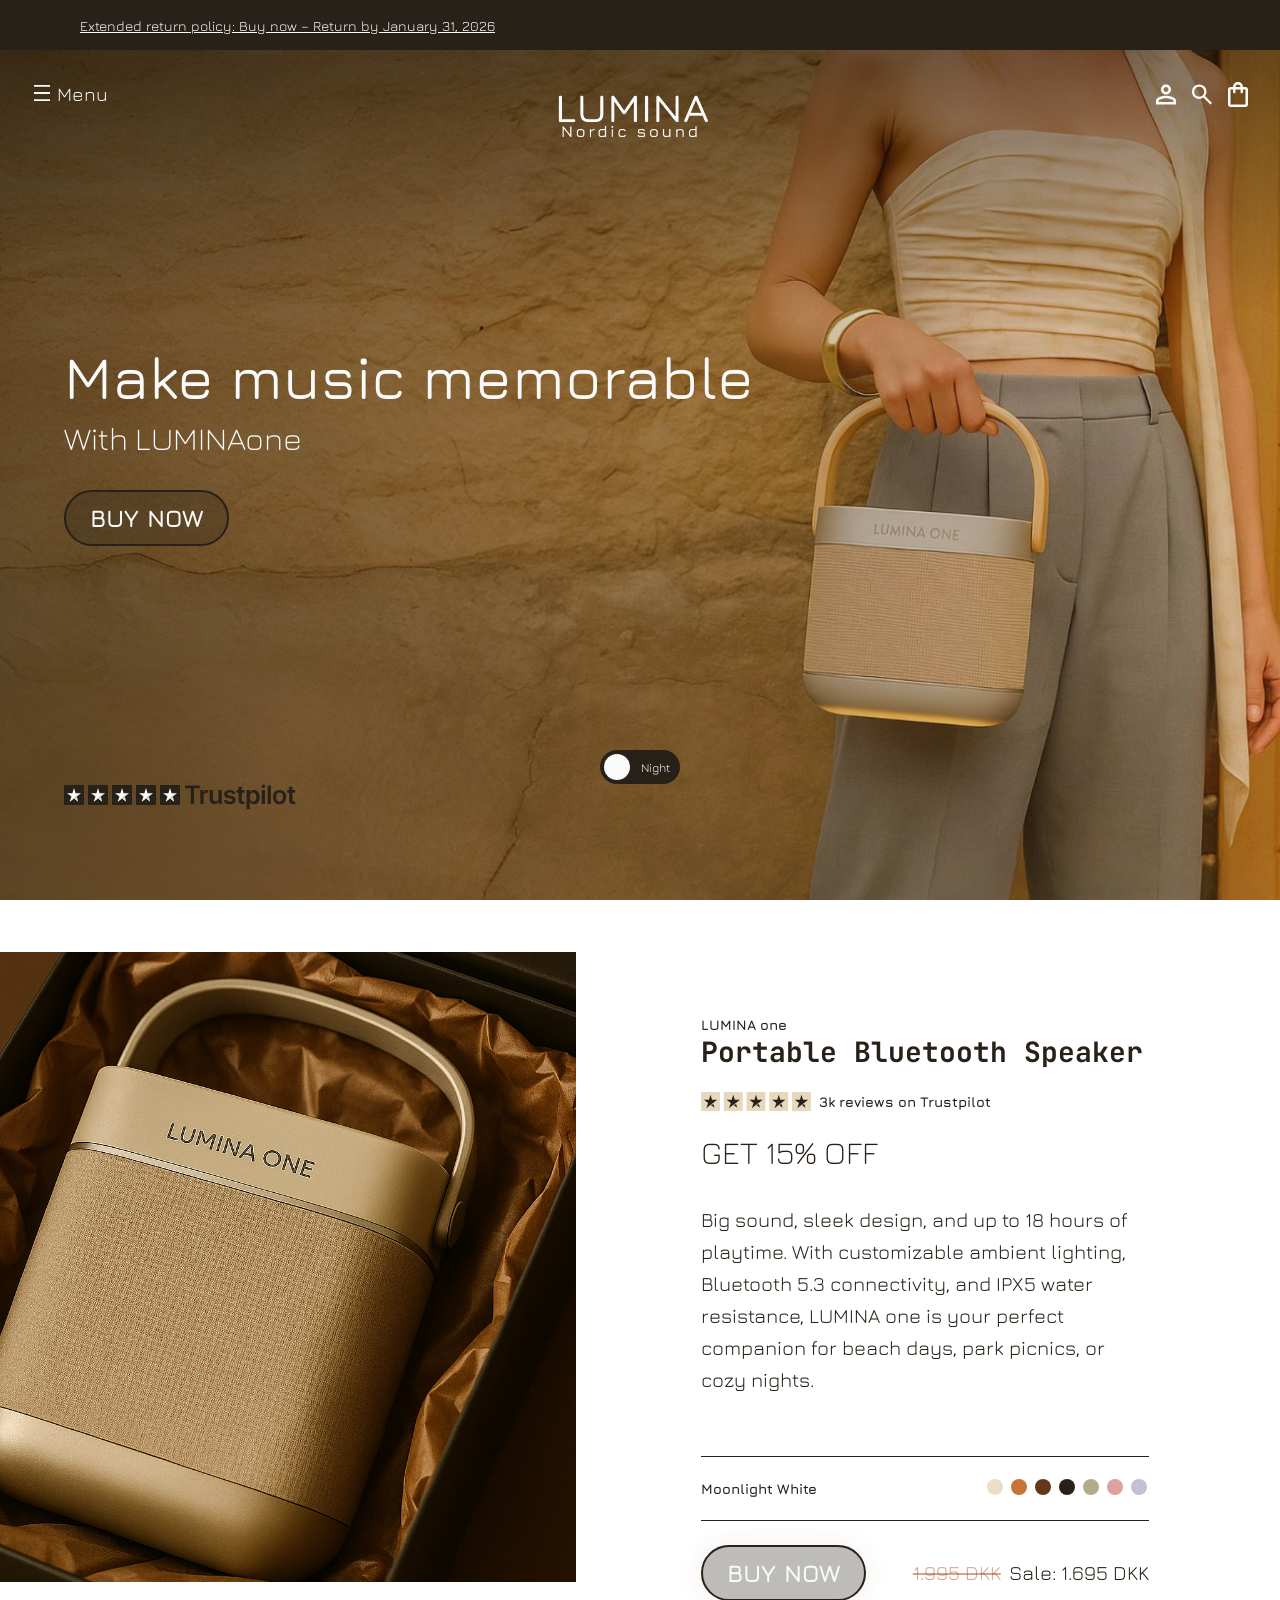
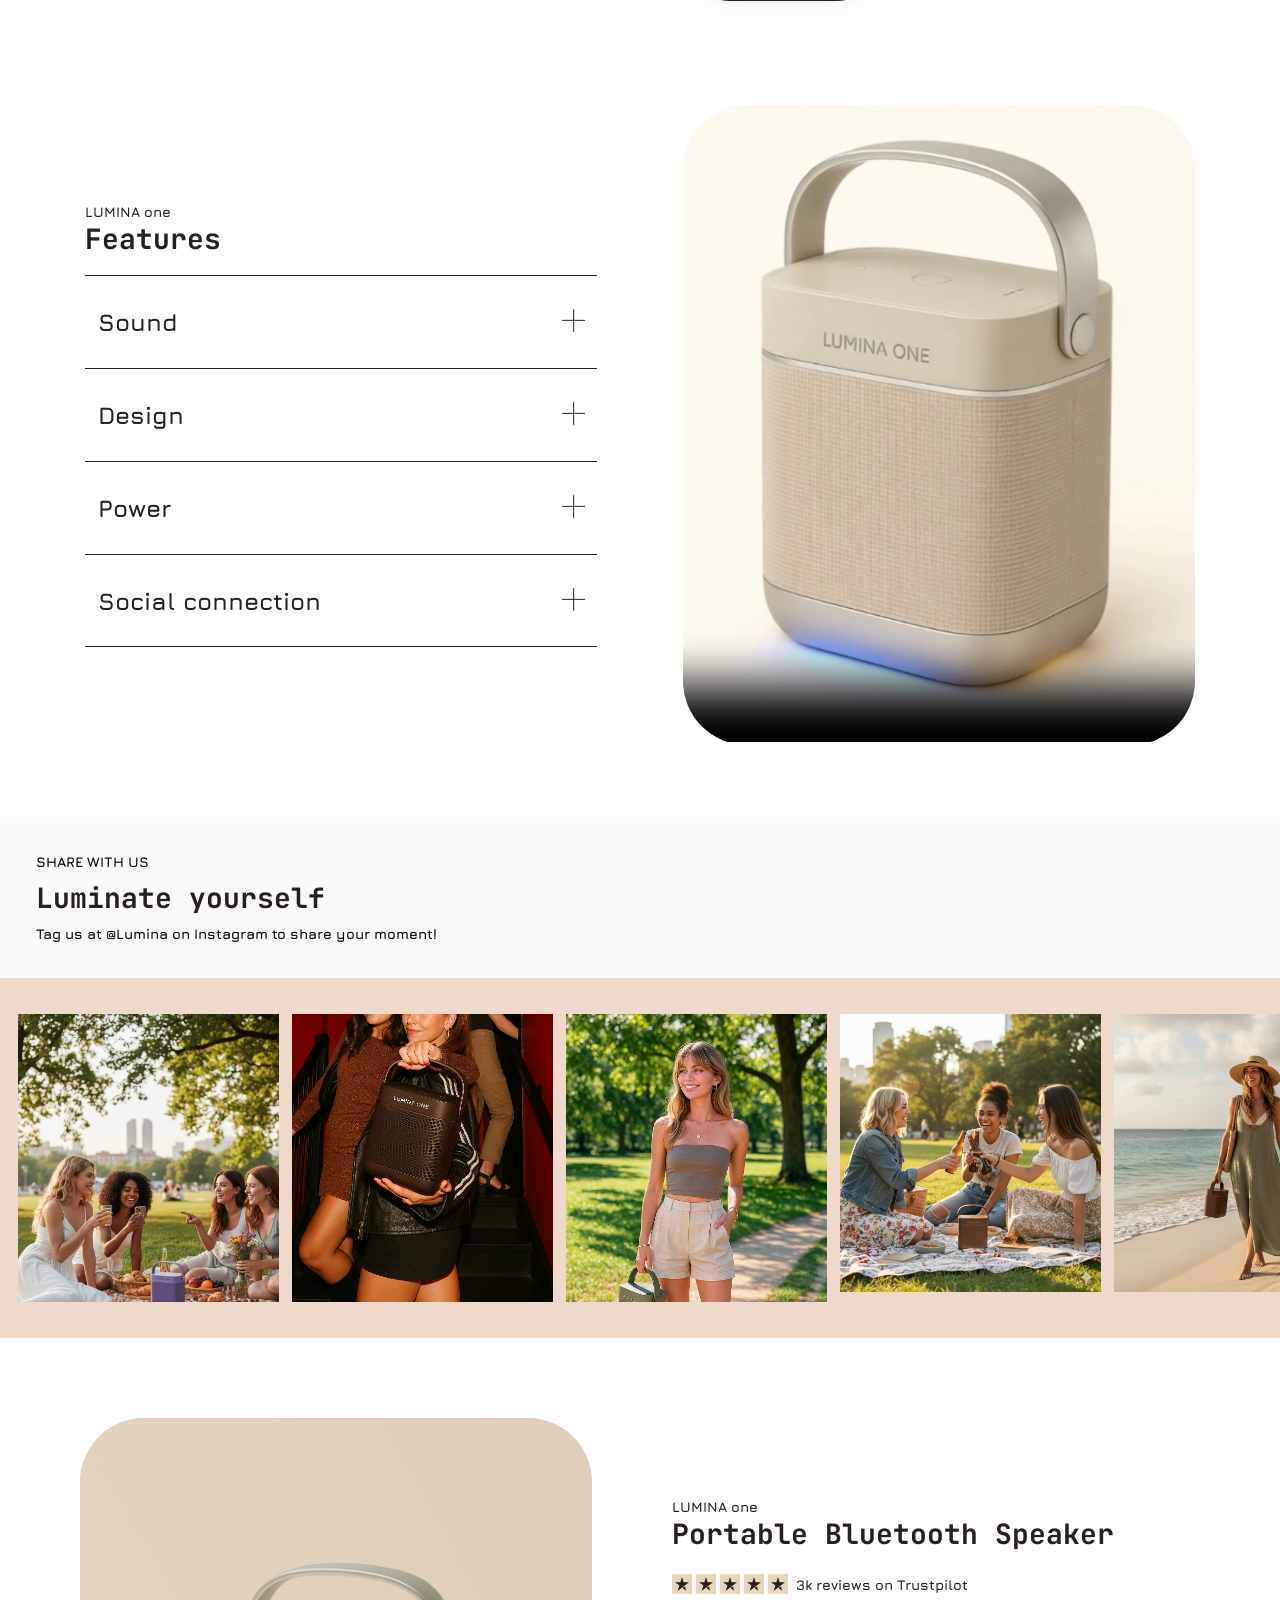
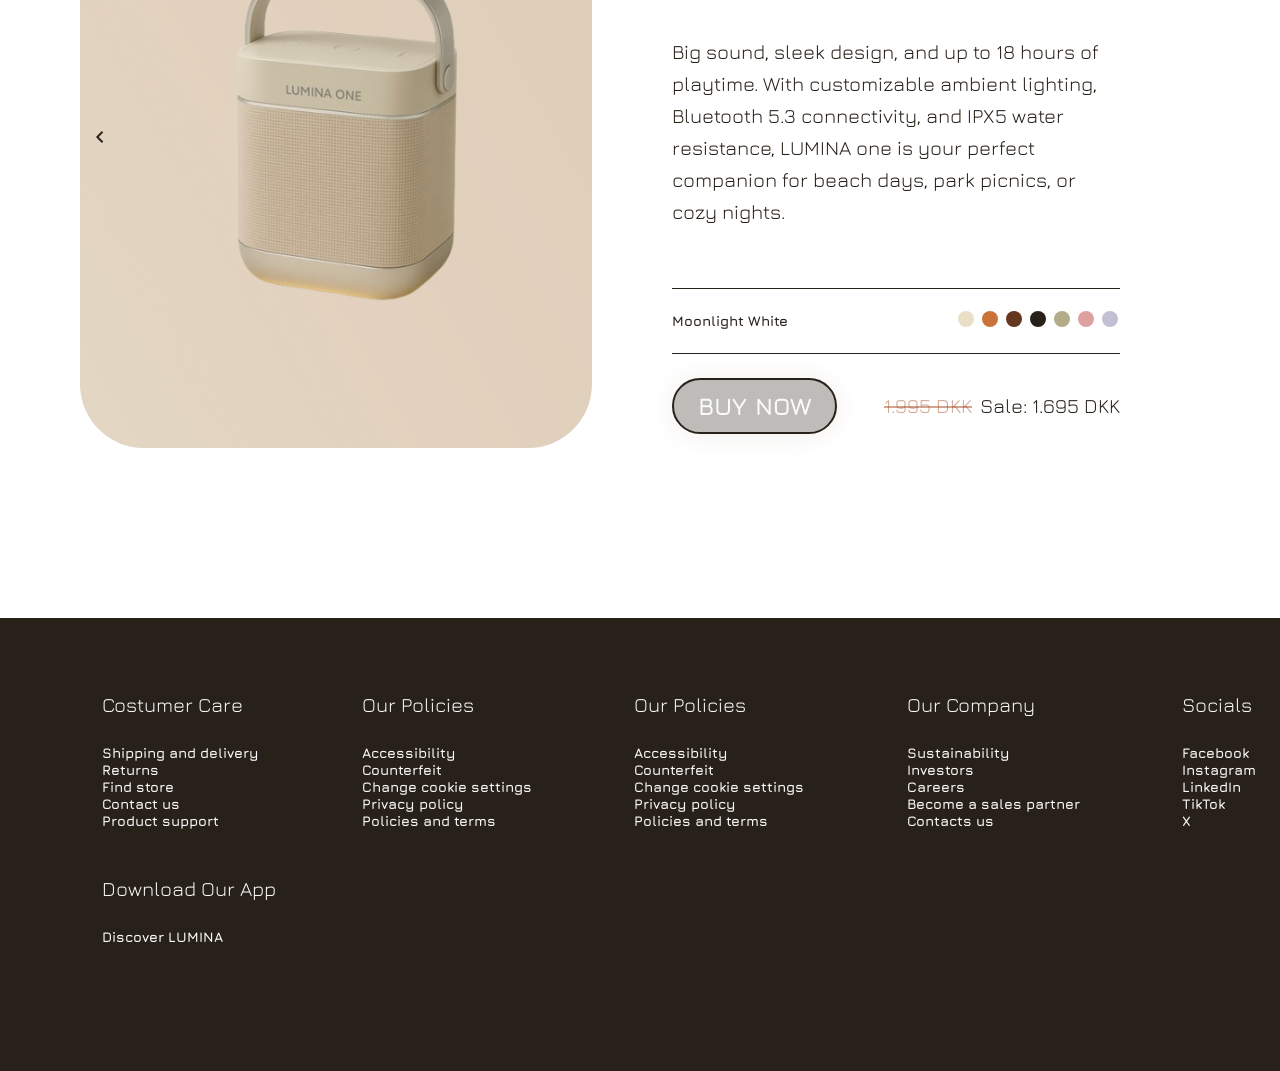
<file: index.html>
<!doctype html>
<html lang="en">
  <head>
    <meta charset="UTF-8" />
    <link rel="icon" type="image/svg+xml" href="./public/app_icon.svg" />
    <meta name="viewport" content="width=device-width, initial-scale=1.0" />
    <title>LuminaOne</title>
    <style>
      @import url("https://fonts.googleapis.com/css2?family=Jura:wght@500&display=swap");
      @import url("https://fonts.googleapis.com/css2?family=JetBrains+Mono:ital,wght@0,100..800;1,100..800&family=Jura:wght@300&display=swap");
    </style>
    <link rel="stylesheet" href="css.css" />
  </head>

  <body>
    <section id="hero">
      <div class="banner">
        <a href="product.html"
          >Extended return policy: Buy now – Return by January 31, 2026</a
        >
      </div>
      <nav class="topnav">
        <div class="menu">
          <a href="x">
            <img
              src="./images/components/burgermenu.svg"
              alt="  Menu"
              width="20"
              height="16"
            />
            Menu</a
          >
        </div>
        <!-- Logo i midten -->
        <div class="toplogo">
          <a href="index.html"
            ><img src="./images/logo.png" alt="Logo" width="175" height="65"
          /></a>
        </div>
        <!-- symboler: person, søg, kurv -->

        <div class="icons">
          <img src="./images/components/profil.svg" alt="profile" />
          <img src="./images/components/loop.svg" alt="search" />
          <img src="./images/components/cart.svg" alt="cart" />
        </div>
      </nav>
      <div id="hero-content">
        <div id="hero-text-button">
          <div id="hero-text">
            <h1>Make music memorable</h1>
            <h3>With LUMINAone</h3>
          </div>
          <div>
            <button class="button button1">BUY NOW</button>
          </div>
        </div>
        <div id="trustpilot">
          <a href="https://www.trustpilot.com/">
            <img
              src="./images/components/trustpilot-stjerne.svg"
              alt="Trustpilot-stjerne"
            />
            <img
              src="./images/components/trustpilot-stjerne.svg"
              alt="trustpilot-stjerne"
            />
            <img
              src="./images/components/trustpilot-stjerne.svg"
              alt="trustpilot-stjerne"
            />
            <img
              src="./images/components/trustpilot-stjerne.svg"
              alt="trustpilot-stjerne"
            />
            <img
              src="./images/components/trustpilot-stjerne.svg"
              alt="trustpilot-stjerne"
            />
            <img
              src="./images/components/trustpilot_tekst.svg"
              alt="trustpilot"
            />
          </a>
        </div>
      </div>
      <div id="slider">
        <label class="switch">
          <input type="checkbox" id="toggleswitch" />
          <span class="slider round">
            <span class="slider-text on">Day</span>
            <span class="slider-text off">Night</span>
          </span>
        </label>
      </div>
    </section>

    <div id="sale-section">
      <div id="selected-product">
        <div id="elipses"></div>
      </div>
    </div>

    <section id="feature-section">
      <div id="text-content">
        <div class="headline-product">
          <h5>LUMINA one</h5>
          <h2>Features</h2>
        </div>
        <section class="features">
          <div class="feature sound">
            <h4>Sound</h4>
            <span class="plus-icon"
              ><img src="./images/components/Plus.svg" alt="plus"
            /></span>
          </div>
          <div class="feature">
            <h4>Design</h4>
            <span class="plus-icon"
              ><img src="./images/components/Plus.svg" alt="plus"
            /></span>
          </div>

          <div class="feature">
            <h4>Power</h4>
            <span class="plus-icon"
              ><img src="./images/components/Plus.svg" alt="plus"
            /></span>
          </div>

          <div class="feature">
            <h4>Social connection</h4>
            <span class="plus-icon"
              ><img src="./images/components/Plus.svg" alt="plus"
            /></span>
          </div>
        </section>
      </div>
      <div class="video-content">
        <!-- <video src="images/luminavideooo.mp4" loop>
          Your browser does not support the video tag.
        </video> -->

        <video controls loop poster="images/poster.png">
          <source src="images/luminavideooo.mp4" type="video/mp4" />
          Your browser does not support the video tag.
        </video>
      </div>
    </section>

    <div id="app-carousel">
      <!-- Luminate yourself -->

      <section class="luminate-text">
        <h5>SHARE WITH US</h5>
        <h2>Luminate yourself</h2>
        <h5>Tag us at @Lumina on Instagram to share your moment!</h5>
      </section>

      <div class="carruosel">
        <div class="socials">
          <div class="socialpicture">
            <a href="https://www.instagram.com/millemollemulle/">
              <img src="./images/lavendermist/billede2.png" alt="instagram"
            /></a>
          </div>
          <div class="socialpicture">
            <a href="https://www.instagram.com/millemollemulle/">
              <img src="./images/charcoalblack/aktiv1.png" alt="instagram"
            /></a>
          </div>
          <div class="socialpicture">
            <a href="https://www.instagram.com/millemollemulle/">
              <img src="./images/sagegreen/billede2.png" alt="instagram"
            /></a>
          </div>
          <div class="socialpicture">
            <a href="https://www.instagram.com/millemollemulle/">
              <img src="./images/chocolatebrown/billede4.png" alt="instagram"
            /></a>
          </div>
          <div class="socialpicture">
            <a href="https://www.instagram.com/millemollemulle/">
              <img src="./images/chocolatebrown/billede2.png" alt="instagram"
            /></a>
          </div>
          <div class="socialpicture">
            <a href="https://www.instagram.com/millemollemulle/">
              <img src="./images/chocolatebrown/billede3.png" alt="instagram"
            /></a>
          </div>
          <div class="socialpicture">
            <a href="https://www.instagram.com/millemollemulle/">
              <img
                src="./images/socials/luminanightrooftop.png"
                alt="instagram"
            /></a>
          </div>
          <div class="socialpicture">
            <a href="https://www.instagram.com/millemollemulle/">
              <img src="./images/socials/luminateboardgame.png" alt="instagram"
            /></a>
          </div>
          <div class="socialpicture">
            <a href="https://www.instagram.com/millemollemulle/">
              <img src="./images/socials/Girlsnight.png" alt="instagram"
            /></a>
          </div>
        </div>
      </div>
    </div>

    <div id="product-section">
      <div class="slider-container">
        <div class="slide active slide1"></div>

        <div class="slide slide2"></div>

        <div class="slide slide3"></div>

        <div class="slide slide4"></div>

        <div class="slide slide5">
          <video src="./images/luminavideooo.mp4" autoplay loop></video>
        </div>

        <button class="arrow left-arrow" id="left">
          <span class="material-symbols-outlined">
            <img src="./images/components/pilleft.svg" alt="left"
          /></span>
        </button>
        <button class="arrow right-arrow" id="right">
          <span class="material-symbols-outlined"
            ><img src="./images/components/pilright.svg" alt="right"
          /></span>
        </button>
      </div>

      <div id="productinfo"></div>
    </div>

    <footer id="footer">
      <div class="foot">
        <p>Costumer Care</p>
        <h5>
          <a href="#">Shipping and delivery</a>
          <a href="#">Returns</a>
          <a href="#">Find store</a>
          <a href="#">Contact us</a>
          <a href="#">Product support</a>
        </h5>
      </div>

      <div class="foot">
        <p>Our Policies</p>
        <h5>
          <a href="#">Accessibility</a>
          <a href="#">Counterfeit</a>
          <a href="#">Change cookie settings</a>
          <a href="#">Privacy policy</a>
          <a href="#">Policies and terms</a>
        </h5>
      </div>

      <div class="foot">
        <p>Our Policies</p>
        <h5>
          <a href="#">Accessibility</a>
          <a href="#">Counterfeit</a>
          <a href="#">Change cookie settings</a>
          <a href="#">Privacy policy</a>
          <a href="#">Policies and terms</a>
        </h5>
      </div>
      <div class="foot">
        <p>Our Company</p>
        <h5>
          <a href="#">Sustainability</a>
          <a href="#">Investors</a>
          <a href="#">Careers</a>
          <a href="#">Become a sales partner</a>
          <a href="#">Contacts us</a>
        </h5>
      </div>
      <div class="foot">
        <p>Socials</p>
        <h5>
          <a href="#">Facebook</a>
          <a href="#">Instagram</a>
          <a href="#">LinkedIn</a>
          <a href="#">TikTok</a>
          <a href="#">X</a>
        </h5>
      </div>
      <div class="foot">
        <p>Download Our App</p>
        <h5>
          <a href="#">Discover LUMINA</a>
        </h5>
      </div>
    </footer>
    <script src="js.js"></script>
  </body>
</html>
</file>
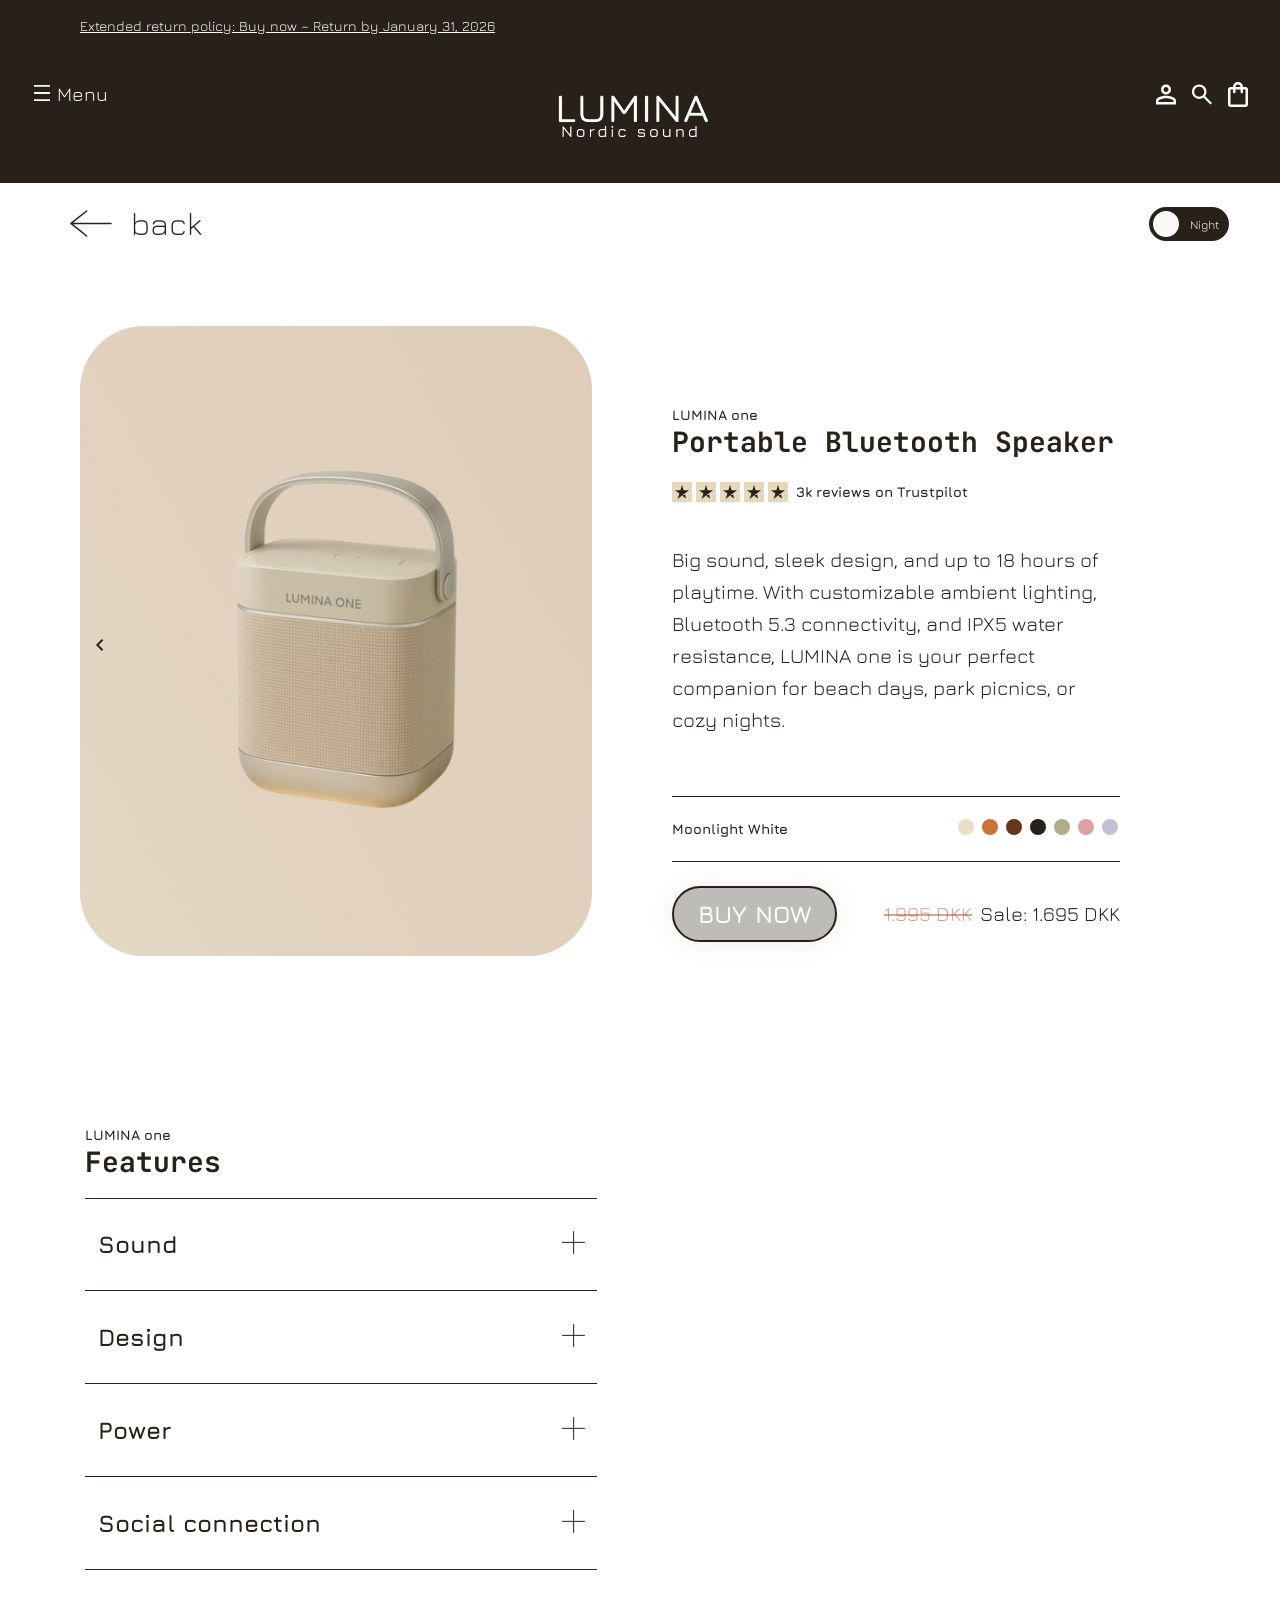
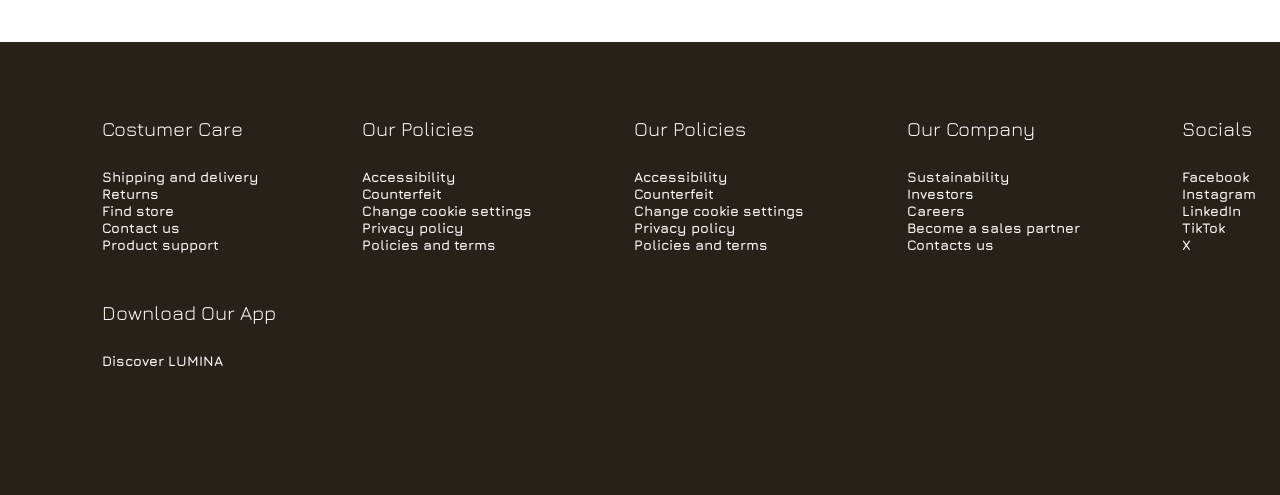
<file: product.html>
<!DOCTYPE html>
<html lang="en">
  <head>
    <meta charset="UTF-8" />
    <meta name="viewport" content="width=device-width, initial-scale=1.0" />
    <title>Productsite</title>
    <style>
      @import url("https://fonts.googleapis.com/css2?family=Jura:wght@500&display=swap");
      @import url("https://fonts.googleapis.com/css2?family=JetBrains+Mono:ital,wght@0,100..800;1,100..800&family=Jura:wght@300&display=swap");
    </style>
    <link rel="stylesheet" href="css.css" />
  </head>
  <body>
    <div class="banner">
      <a href="product.html"
        >Extended return policy: Buy now – Return by January 31, 2026</a
      >
    </div>
    <nav class="topnav sitenav">
      <div class="menu">
        <a href="x">
          <img
            src="./images/components/burgermenu.svg"
            alt="  Menu"
            width="20px"
            height="16px"
          />
          Menu</a
        >
      </div>
      <!-- Logo i midten -->
      <div class="toplogo">
        <a href="index.html"
          ><img src="./images/logo.png" alt="Logo" width="175" height="65"
        /></a>
      </div>
      <!-- symboler: person, søg, kurv -->

      <div class="icons">
        <img src="./images/components/profil.svg" alt="profile" />
        <img src="./images/components/loop.svg" alt="search" />
        <img src="./images/components/cart.svg" alt="cart" />
      </div>
    </nav>

    <div id="backspace">
      <a href="index.html">
        <img src="./images/components/backpil.svg" alt="backspace" />
        <h3>back</h3></a
      >
      <section id="slider1">
        <label class="switch">
          <input type="checkbox" id="toggleswitch" />
          <span class="slider round">
            <span class="slider-text on">Day</span>
            <span class="slider-text off">Night</span>
          </span>
        </label>
      </section>
    </div>

    <div id="product-section">
      <div class="slider-container">
        <div class="slide active slide1"></div>

        <div class="slide slide2"></div>

        <div class="slide slide3"></div>

        <div class="slide slide4"></div>

        <div class="slide slide5">
          <video src="./images/luminavideooo.mp4" autoplay loop></video>
        </div>

        <button class="arrow left-arrow" id="left">
          <span class="material-symbols-outlined">
            <img src="./images/components/pilleft.svg" alt="left"
          /></span>
        </button>
        <button class="arrow right-arrow" id="right">
          <span class="material-symbols-outlined"
            ><img src="./images/components/pilright.svg" alt="right"
          /></span>
        </button>
      </div>

      <div id="productinfo"></div>
    </div>
    <section id="feature-section">
      <div id="text-content">
        <div class="headline-product">
          <h5>LUMINA one</h5>
          <h2>Features</h2>
        </div>
        <section class="features">
          <div class="feature sound">
            <h4>Sound</h4>
            <span class="plus-icon"
              ><img src="./images/components/Plus.svg" alt="plus"
            /></span>
          </div>
          <div class="feature">
            <h4>Design</h4>
            <span class="plus-icon"
              ><img src="./images/components/Plus.svg" alt="plus"
            /></span>
          </div>

          <div class="feature">
            <h4>Power</h4>
            <span class="plus-icon"
              ><img src="./images/components/Plus.svg" alt="plus"
            /></span>
          </div>

          <div class="feature">
            <h4>Social connection</h4>
            <span class="plus-icon"
              ><img src="./images/components/Plus.svg" alt="plus"
            /></span>
          </div>
        </section>
      </div>
      <div class="video-content">
        <video src="./images/luminavideooo.mp4" type="video/mp4" autoplay loop>
          Your browser does not support the video tag.
        </video>
      </div>
    </section>

    <footer id="footer">
      <div class="foot">
        <p>Costumer Care</p>
        <h5>
          <a href="#">Shipping and delivery</a>
          <a href="#">Returns</a>
          <a href="#">Find store</a>
          <a href="#">Contact us</a>
          <a href="#">Product support</a>
        </h5>
      </div>

      <div class="foot">
        <p>Our Policies</p>
        <h5>
          <a href="#">Accessibility</a>
          <a href="#">Counterfeit</a>
          <a href="#">Change cookie settings</a>
          <a href="#">Privacy policy</a>
          <a href="#">Policies and terms</a>
        </h5>
      </div>

      <div class="foot">
        <p>Our Policies</p>
        <h5>
          <a href="#">Accessibility</a>
          <a href="#">Counterfeit</a>
          <a href="#">Change cookie settings</a>
          <a href="#">Privacy policy</a>
          <a href="#">Policies and terms</a>
        </h5>
      </div>
      <div class="foot">
        <p>Our Company</p>
        <h5>
          <a href="#">Sustainability</a>
          <a href="#">Investors</a>
          <a href="#">Careers</a>
          <a href="#">Become a sales partner</a>
          <a href="#">Contacts us</a>
        </h5>
      </div>
      <div class="foot">
        <p>Socials</p>
        <h5>
          <a href="#">Facebook</a>
          <a href="#">Instagram</a>
          <a href="#">LinkedIn</a>
          <a href="#">TikTok</a>
          <a href="#">X</a>
        </h5>
      </div>
      <div class="foot">
        <p>Download Our App</p>
        <h5>
          <a href="#">Discover LUMINA</a>
        </h5>
      </div>
    </footer>
  </body>
  <script src="js.js"></script>
</html>
</file>
<file: css.css>
h1 {
  font-size: 60px;
  font-family: jura, sans-serif;
  font-weight: 500;
  line-height: 71px;
  /* reduce space to following headings */
  margin-bottom: 8px;
}
h2 {
  font-size: 28px;
  font-family:
    jetbrains mono,
    sans-serif;
  font-weight: 700;
  color: var(--colors__mrkebrun);
}
h3 {
  font-size: 32px;
  font-family: jura, sans-serif;
  font-weight: 300;
  line-height: 37.9px;
  /* sit closer to preceding h1 */
  margin-top: 0;
}
h4 {
  font-size: 24px;
  font-family: jura, sans-serif;
  font-weight: 700;
}
h5 {
  font-size: 14px;
  font-family: jura, sans-serif;
  font-weight: undefined;
}
p {
  font-size: 20px;
  font-family: jura, sans-serif;
  font-weight: 400;
  line-height: 32px;
}

:root {
  --colors__mrkebrun: #282119;
  --colors__mrkeorange: rgba(165, 77, 39, 0.5);
  --colors__orange: #c97338;
  --colors__varmbrun: #65371f;
  --colors__beige: #e6d8bd;
  --colors__hamonikafarve: rgba(240, 240, 240, 0.6);
  --colors__moonlightwhite: #fafafa;
  --colors__violet: #c3bfd5;
  --colors__green: #b2ac88;
  --colors__dustyrose: #dda1a2;
  --colors__moonlight: #ebdec6;
  --colors__bg: #ffffff;
  --colors__chocolate_brown: #282119;
  --colors__karrusel_bg: #fafafa;
  --toggle_day: #c97338;
  --togglenight: #282119;
  --hero_text: #fafafa;
  --mrk_orange_80: rgba(165, 77, 39, 0.8);
  --app_cta: #d7d7d7;
  --cta_tekst: rgba(40, 33, 25, 0.8);
  --cta_bg: rgba(40, 33, 25, 0.3);
  --carrouselcolor: #c972383d;
  --heroImage:
    linear-gradient(to bottom, rgba(0, 0, 0, 0.5) 0%, rgba(0, 0, 0, 0) 35%),
    /* darken top */
    linear-gradient(to right, rgba(0, 0, 0, 0.5) 0%, rgba(0, 0, 0, 0) 100%),
    /* darken bottom */ url("../images/hero.png");
}

/* fonts */
@import url("https://fonts.googleapis.com/css2?family=jura:wght@500&display=swap");
@import url("https://fonts.googleapis.com/css2?family=jetbrains+mono:ital,wght@0,100..800;1,100..800&family=jura:wght@300&display=swap");

html,
body {
  max-width: 100%;
  overflow-x: hidden;
  margin: 0;
  padding: 0;
  font-family: jura, sans-serif;
  background-color: var(--colors__bg);
}

.banner {
  background-color: #282119;
  text-align: start;
  padding: 16px;
  padding-left: 80px;
  height: fit-content;
}
.banner a {
  color: var(--hero_text);
  font-size: 14px;
  font-family: jura, sans-serif;
  font-weight: 400;
  text-decoration: underline;
}

.icons {
  display: flex;
  gap: 16px;
}

.menu {
  display: flex;
  gap: 32px;
  align-items: center;
}

#hero {
  width: 100%;
  height: 828px;
  /* fallback background color for very old browsers */
  background-color: var(--colors__bg);
  /* layered background: top and bottom gradient overlays on top of the hero image */
  background-image: var(--heroImage);
  background-size: cover;
  background-position: center;
  background-repeat: no-repeat;
  color: var(--hero_text);
}

.topnav {
  display: flex;
  justify-content: space-between;
  align-items: flex-start;
  padding: 32px;
  height: fit-content;
}
.topnav a {
  text-decoration: none;
  font-size: larger;
  color: var(--hero_text);
}

#hero-content {
  display: flex;
  flex-direction: column;
  gap: 200px;
  padding: 64px;
  padding-top: 120px;
}

#hero-text {
  display: flex;
  flex-direction: column;
  height: fit-content;
}

#hero-text-button {
  display: flex;
  flex-direction: column;
  gap: 0px;
}

.button {
  display: inline-flex;
  padding: 12px 24px;
  justify-content: center;
  align-items: center;
  border-radius: 64px;
  border: 2.5px solid var(--colors__mrkebrun);
  background: var(--cta_bg);
  box-shadow: 0 1px 26.7px -2px rgba(101, 55, 31, 0.1);
  color: var(--hero_text);
  font-family: jura;
  font-size: 24px;
  font-style: normal;
  font-weight: 700;
  line-height: normal;
}

.button:hover {
  cursor: pointer;
  background-color: var(--mrk_orange_80);
  opacity: 0.9;
}

#trustpilot {
  width: fit-content;
}

#trustpilot a {
  display: flex;
  justify-content: center;
  align-items: center;
  text-decoration: none;
  gap: 4px;
}

/* the switch - the box around the slider */
.switch {
  position: relative;
  display: inline-block;
  width: 80px;
  height: 34px;
}

/* hide default html checkbox */
.switch input {
  opacity: 0;
  width: 0;
  height: 0;
}

/* the slider */
.slider {
  position: absolute;
  cursor: pointer;
  top: 0;
  left: 0;
  right: 0;
  bottom: 0;
  background-color: var(--togglenight);
  -webkit-transition: 0.4s;
  transition: 0.4s;
}

.slider:before {
  position: absolute;
  content: "";
  height: 26px;
  width: 26px;
  left: 4px;
  bottom: 4px;
  background-color: var(--hero_text);
  -webkit-transition: 0.4s;
  transition: 0.4s;
  z-index: 2; /* knob above text */
}

/* text inside the slider */
.slider .slider-text {
  position: absolute;
  top: 50%;
  transform: translatey(-50%);
  font-size: 12px;
  color: var(--hero_text);
  pointer-events: none;
  z-index: 1; /* behind knob */
}
.slider .slider-text.on {
  left: 10px;
  opacity: 0; /* hidden by default */
  transition: opacity 0.2s;
}
.slider .slider-text.off {
  right: 10px;
  opacity: 1;
  transition: opacity 0.2s;
}

/* toggle text visibility when checked */
input:checked + .slider .slider-text.on {
  opacity: 1;
}
input:checked + .slider .slider-text.off {
  opacity: 0;
}

input:checked + .slider {
  background-color: var(--toggle_day);
}

input:focus + .slider {
  box-shadow: 0 0 5px var(--colors__mrkeorange);
}

input:checked + .slider:before {
  -webkit-transform: translatex(46px);
  -ms-transform: translatex(46px);
  transform: translatex(46px);
}

/* rounded sliders */
.slider.round {
  border-radius: 34px;
}

.slider.round:before {
  border-radius: 50%;
}

/* slider position på siden */
#slider {
  height: 300px;
  position: relative;
}

#slider {
  margin: 0;
  position: absolute;
  top: 100%;
  left: 50%;
  transform: translate(-50%, -50%);
}

/* Billede slides der kan skiftes imellem */

#product-section {
  padding: 80px;
}

.slider-container {
  height: 70vh;
  width: 40vw;
  position: relative;
  overflow: hidden;
  border-radius: 64px;
}

.slide,
.slide1,
.slide2,
.slide3,
.slide4,
.slide5 {
  opacity: 0;
  height: 70vh;
  width: 40vw;
  background-position: center center;
  background-size: cover;
  position: absolute;
  transition: 0.4 ease;
  z-index: 1;
}

.slide.active {
  opacity: 1;
}

.slide1 {
  background-image: url("./images/moonlightwhite/billede1.png");
}

.slide2 {
  background-image: url("./images/moonlightwhite/billede2.png");
}

.slide3 {
  background-image: url("./images/moonlightwhite/billede3.png");
}

.slide4 {
  background-image: url("./images/moonlightwhite/moonlightgave.png");
}

.slide5 {
  background-color: #282119;
}

.arrow {
  position: absolute;
  background-color: transparent;
  font-size: 30px;
  border: transparent;
  top: 50%;
  transform: translateY(-50%);
  z-index: 100;
  cursor: pointer;
}

.arrow:focus {
  outline: 0;
}

.left-arrow {
  left: calc(15vw)-200px;
  padding-left: 16px;
  padding-right: 200px;
  padding-top: 30vh;
  padding-bottom: 30vh;
  font-size: 30px;
}

.right-arrow {
  right: calc(15vw - 220px);
  padding-left: 200px;
  padding-right: 16px;
  padding-top: 30vh;
  padding-bottom: 30vh;
  font-size: 30px;
}

/* Styling af produktside */

.productinfo {
  display: flex;
  flex-direction: column;
  color: var(--colors__mrkebrun);
  background-color: var(--colors__bg);
  padding: 80px;
  width: 35vw;
}

#product-section {
  display: flex;
  justify-content: space-between;
}

.productdescription {
  padding: 0;
  margin-bottom: 40px;
  h3 {
    color: var(--colors__mrkebrun);
  }
}

.prices {
  display: flex;
  gap: 8px;
}

.headline-product {
  gap: 0px;
  margin: 0;
  h5 {
    margin: 0;
  }
  h2 {
    margin: 0;
  }
}
.rating {
  display: flex;
  gap: 8px;
}
.productcolor {
  display: flex;
  justify-content: space-between;
  align-items: center;
  border-bottom: var(--colors__mrkebrun) 1px solid;
  border-top: var(--colors__mrkebrun) 1px solid;
}

.productbuttom {
  display: flex;
  justify-content: space-between;
  padding: 16px 0px;
  align-items: center;
}

.price {
  text-decoration: line-through;
  color: var(--colors__mrkeorange);
}

/* Styling af gave sektion */

.giftimage {
  height: 70vh;
  width: 50vw;
  position: relative;
  overflow: hidden;
  margin-left: -64px;
  img {
    width: 100%;
    background-size: cover;
    position: center center;
  }
}
#selected-product {
  display: flex;
  justify-content: space-between;
  padding-right: 4vw;
  padding-top: 4vh;
  background-color: var(--colors__bg);
}

/* Styling af karussel */
#app-carousel {
  height: fit-content;
  position: relative;
  background-color: var(--colors__karrusel_bg);
}

.luminate-text {
  display: flex;
  flex-direction: column;
  gap: 1vh;
  padding: 4vh;
  margin: 0;
  h5 {
    margin: 0;
  }
  h2 {
    margin: 0;
  }
}

.carruosel {
  background-color: var(--carrouselcolor);
  padding: 4vh;
  margin-left: -4vh;
  width: 100%;

  .socials {
    padding-left: 2vh;
    padding-right: 2vh;
    display: grid;
    grid-auto-flow: column;
    grid-auto-columns: 21%;
    gap: 1vw;
    overflow-x: auto;
    overflow-y: hidden;
    height: 32vh;
  }
}

.socials .socialpicture {
  position: relative;
  overflow: hidden;
  display: block; /* ensures wrapper takes image width */

  img {
    display: block;
    width: 100%;
    height: auto;
    transition: transform 300ms ease;
  }
}

/* ::after bliver brugt til overlays (indhold der indsættes efter det valgte element -uden HTML) */
.socials .socialpicture::after {
  content: "@cozygirl_123";
  align-content: end;
  color: var(--colors__moonlightwhite);
  padding: 1vh;
  position: absolute;
  inset: 0; /* top:0; right:0; bottom:0; left:0; */
  background: linear-gradient(
    180deg,
    rgba(0, 0, 0, 0) 0%,
    rgba(0, 0, 0, 0.45) 60%,
    rgba(0, 0, 0, 0.6) 100%
  );
  opacity: 0; /*gør det tilføjet usynligt så det kan gøres synlight ved hover*/
  transition: opacity 240ms ease;
  pointer-events: none;
}

/* on hover show gradient */
.socials .socialpicture:hover::after {
  opacity: 1;
}

/* styling af features sektion */
#feature-section {
  display: flex;
  justify-content: space-evenly;
  align-items: center;
  padding-bottom: 8vh;
  color: var(--colors__mrkebrun);
}
.features {
  width: 40vw;
}

.feature {
  display: flex;
  justify-content: space-between;
  align-items: center;
  border-bottom: 1px solid var(--colors__mrkebrun);
  width: auto;
  padding-left: 1vw;
  padding-right: 1vw;
}

.sound {
  border-top: 1px solid var(--colors__mrkebrun);
  margin-top: 2vh;
}

.video-content {
  width: 40vw;
  height: auto;
  background-color: transparent;
  overflow: hidden;
  border-radius: 64px;
  position: relative;
  video {
    position: relative;
    width: 40vw;
    height: auto;
  }
}

/* styling of footer section */

footer {
  display: flex;
  flex-wrap: wrap;
  margin-top: 0px;
  padding: 8%;
  padding-top: 4%;
  width: 100%;
  background: var(--colors__mrkebrun);
  color: var(--colors__moonlightwhite);
  gap: 8%;
}

footer a {
  text-decoration: none;
  color: var(--colors__moonlightwhite);
  display: flex;
  flex-direction: column;
}

/* styling til underside */
.sitenav {
  background-color: var(--colors__mrkebrun);
}

#backspace {
  display: flex;
  justify-content: space-between;
  align-items: center;
  margin: 0;
  padding-top: 2vh;
  padding-left: 4vw;
  padding-right: 4vw;

  h3 {
    color: var(--colors__mrkebrun);
    margin-bottom: 0;
  }
}

#backspace a {
  display: flex;
  align-items: center;
  text-decoration: none;
  height: fit-content;
}

#slider1 {
  margin: 0;
  position: relative;
}

/* Tablet and phone layouts. Desktop rules above are intentionally unchanged. */
@media (max-width: 900px) {
  *,
  *::before,
  *::after {
    box-sizing: border-box;
  }

  .banner {
    padding: 12px 24px;
    text-align: center;
  }
  .topnav {
    align-items: center;
    padding: 20px 24px;
    gap: 12px;
  }
  .toplogo img {
    width: clamp(105px, 20vw, 175px);
    height: auto;
    display: block;
  }
  .icons {
    gap: 12px;
  }
  .icons img {
    width: 20px;
    height: 20px;
    object-fit: contain;
  }
  #hero {
    min-height: 690px;
    height: min(850px, 100svh);
  }
  #hero-content {
    padding: 90px 32px 0;
    gap: clamp(60px, 15vh, 140px);
  }
  #hero h1 {
    font-size: clamp(38px, 6vw, 60px);
    line-height: 1.15;
  }
  #hero h3 {
    font-size: clamp(23px, 3vw, 32px);
  }

  #selected-product,
  #product-section {
    flex-direction: column;
    align-items: stretch;
    padding: 40px 24px;
    gap: 32px;
  }
  #selected-product {
    padding-top: 40px;
  }
  .giftimage {
    width: 100%;
    height: auto;
    margin: 0;
  }
  .giftimage img {
    display: block;
    width: 100%;
    height: auto;
  }
  #productinfo,
  #selected-product > .productinfo {
    width: 100%;
    min-width: 0;
  }
  .productinfo {
    width: 100%;
    padding: 0;
  }
  .slider-container,
  .slide,
  .slide1,
  .slide2,
  .slide3,
  .slide4,
  .slide5 {
    width: 100%;
    height: min(72vw, 600px);
  }
  .slider-container {
    border-radius: 32px;
  }
  .left-arrow,
  .right-arrow {
    top: 50%;
    padding: 16px;
    width: 52px;
    height: 52px;
    display: grid;
    place-items: center;
    background: rgba(255, 255, 255, 0.7);
    border-radius: 50%;
  }
  .left-arrow {
    left: 12px;
  }
  .right-arrow {
    right: 12px;
  }
  .slide5 video {
    width: 100%;
    height: 100%;
    object-fit: cover;
  }
  #feature-section {
    padding: 40px 24px;
    gap: 32px;
  }
  .features,
  .video-content {
    width: 48%;
    min-width: 0;
  }
  .video-content video {
    width: 100%;
    display: block;
  }
  .carruosel {
    width: 100%;
    margin: 0;
  }
  .carruosel .socials {
    grid-auto-columns: 32%;
    height: auto;
  }
  footer {
    width: 100%;
    gap: 28px 6%;
    padding: 48px 24px;
  }
  .foot {
    flex: 1 1 26%;
  }
}

@media (max-width: 600px) {
  h1 {
    font-size: 38px;
    line-height: 1.15;
  }
  h2 {
    font-size: 24px;
  }
  h3 {
    font-size: 24px;
    line-height: 1.25;
  }
  h4 {
    font-size: 20px;
  }
  p {
    font-size: 17px;
    line-height: 1.55;
  }
  .banner {
    padding: 10px 16px;
  }
  .banner a {
    font-size: 12px;
  }
  .topnav {
    padding: 16px;
    gap: 6px;
  }
  .menu {
    gap: 4px;
  }
  .menu a {
    font-size: 0;
    display: flex;
    align-items: center;
    min-width: 28px;
    min-height: 36px;
  }
  .menu img {
    width: 22px;
    height: auto;
  }
  .toplogo img {
    width: clamp(100px, 28vw, 145px);
  }
  .icons {
    gap: 8px;
  }
  .icons img {
    width: 18px;
    height: 18px;
  }
  #hero {
    min-height: 650px;
    height: 100svh;
    max-height: 850px;
    background-position: 58% center;
  }
  #hero-content {
    padding: clamp(80px, 13vh, 130px) 20px 0;
    gap: clamp(95px, 22vh, 190px);
  }
  #hero h1 {
    font-size: clamp(34px, 9vw, 48px);
    line-height: 1.12;
    max-width: 12ch;
  }
  #hero h3 {
    font-size: clamp(20px, 5vw, 26px);
  }
  .button {
    font-size: 18px;
    padding: 10px 20px;
  }
  #trustpilot img {
    max-width: 70px;
  }
  #trustpilot img:not(:last-child) {
    width: 18px;
  }
  #slider {
    top: 100%;
  }
  #backspace {
    padding: 16px 20px 0;
  }
  #backspace h3 {
    font-size: 20px;
  }
  #backspace img {
    max-width: 24px;
  }
  #selected-product,
  #product-section {
    padding: 32px 16px;
    gap: 24px;
  }
  .productdescription {
    margin-bottom: 20px;
  }
  .productdescription h3 {
    margin-bottom: 8px;
  }
  .rating {
    flex-wrap: wrap;
    align-items: center;
  }
  .rating img {
    max-width: 120px;
  }
  .productcolor {
    gap: 12px;
  }
  #elipses,
  #elipses1 {
    display: flex;
    flex-wrap: wrap;
    justify-content: flex-end;
    gap: 6px;
  }
  .elipse {
    width: 22px;
    height: 22px;
    object-fit: contain;
    cursor: pointer;
  }
  .productbuttom {
    align-items: flex-start;
    flex-wrap: wrap;
    gap: 8px 16px;
  }
  .prices {
    flex-wrap: wrap;
  }
  .prices p {
    margin: 0;
  }
  .slider-container,
  .slide,
  .slide1,
  .slide2,
  .slide3,
  .slide4,
  .slide5 {
    height: min(110vw, 520px);
  }
  .slider-container {
    border-radius: 24px;
  }
  .left-arrow,
  .right-arrow {
    width: 42px;
    height: 42px;
    padding: 10px;
  }
  .left-arrow img,
  .right-arrow img {
    max-width: 16px;
  }
  #feature-section {
    flex-direction: column;
    align-items: stretch;
    padding: 40px 16px;
  }
  .features,
  .video-content {
    width: 100%;
  }
  .video-content {
    border-radius: 24px;
  }
  .feature {
    padding: 0 8px;
  }
  .luminate-text {
    padding: 24px 16px;
  }
  .carruosel {
    padding: 16px;
  }
  .carruosel .socials {
    padding: 0;
    grid-auto-columns: minmax(180px, 65%);
    gap: 12px;
  }
  .socials .socialpicture img {
    height: 100%;
    object-fit: cover;
  }
  footer {
    padding: 40px 20px;
    gap: 24px;
  }
  .foot {
    flex: 1 1 42%;
    min-width: 0;
  }
  .foot p {
    margin-top: 0;
  }
}

@media (max-width: 380px) {
  .icons img:first-child {
    display: none;
  }
  .foot {
    flex-basis: 100%;
  }
}

/* Mindre stjerner i den første produktsektion */
#selected-product .ratingstars {
  display: block;
  width: 110px;
  max-width: 100%;
  height: auto;
  object-fit: contain;
}

/* Heroen følger skærmens højde */
#hero {
  height: 100vh;
  height: 100svh;
  min-height: 0;
  max-height: none;
  display: flex;
  flex-direction: column;
}

#hero-content {
  flex: 1;
  min-height: 0;
  justify-content: space-between;
  gap: 16px;
  padding: clamp(28px, 12vh, 120px) 64px clamp(54px, 10vh, 90px);
}

@media (max-width: 900px) {
  #hero-content {
    padding: clamp(24px, 9vh, 90px) 32px 64px;
  }
}

@media (max-width: 600px) {
  #hero-content {
    padding: clamp(16px, 7vh, 70px) 20px 66px;
  }
}

#cart-message {
  position: fixed;
  right: 24px;
  bottom: 24px;
  z-index: 1000;
  padding: 16px 24px;
  border-radius: 16px;
  background: #282119;
  color: #fafafa;
  font-family: Jura, sans-serif;
  font-size: 18px;
  box-shadow: 0 8px 24px rgba(0, 0, 0, 0.2);
  opacity: 0;
  transform: translateY(12px);
  pointer-events: none;
  transition:
    opacity 200ms ease,
    transform 200ms ease;
}

#cart-message.visible {
  opacity: 1;
  transform: translateY(0);
}

@media (max-width: 600px) {
  #cart-message {
    right: 16px;
    bottom: 16px;
    left: 16px;
    text-align: center;
  }
}
</file>
